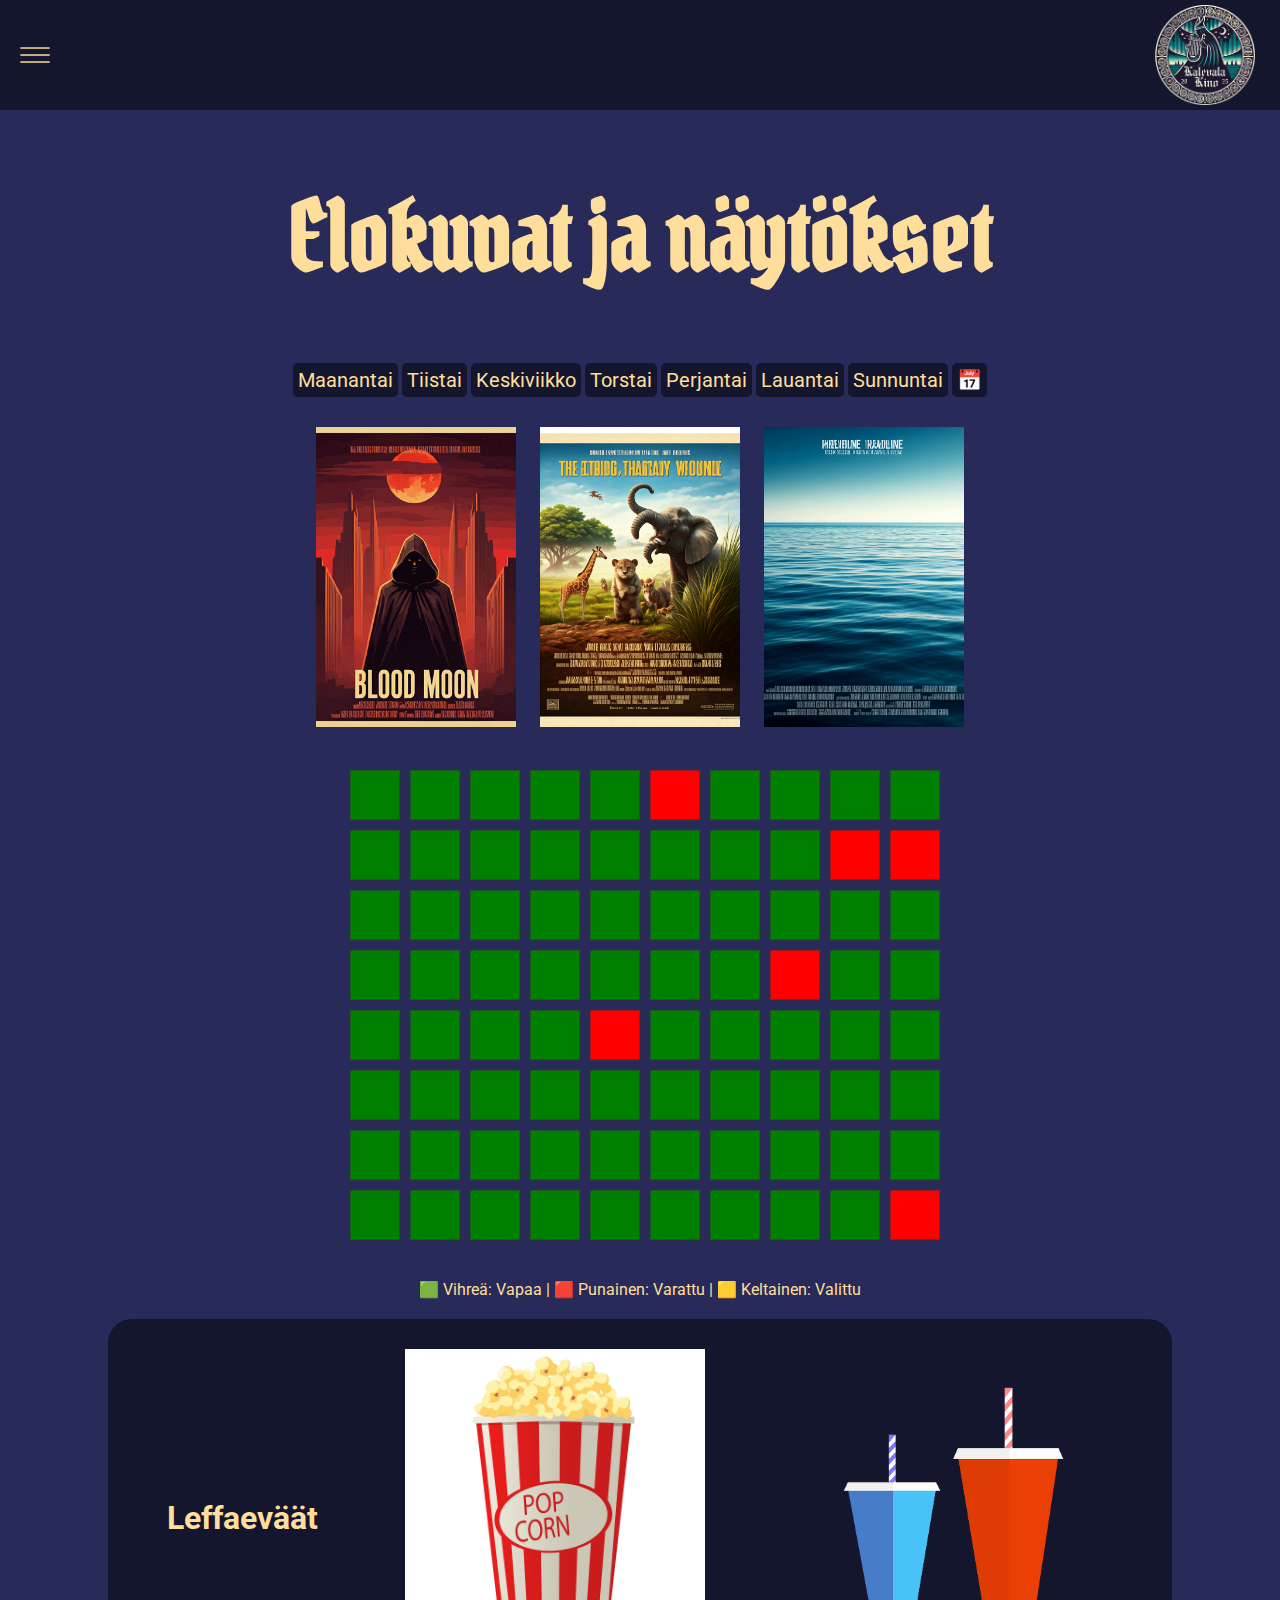
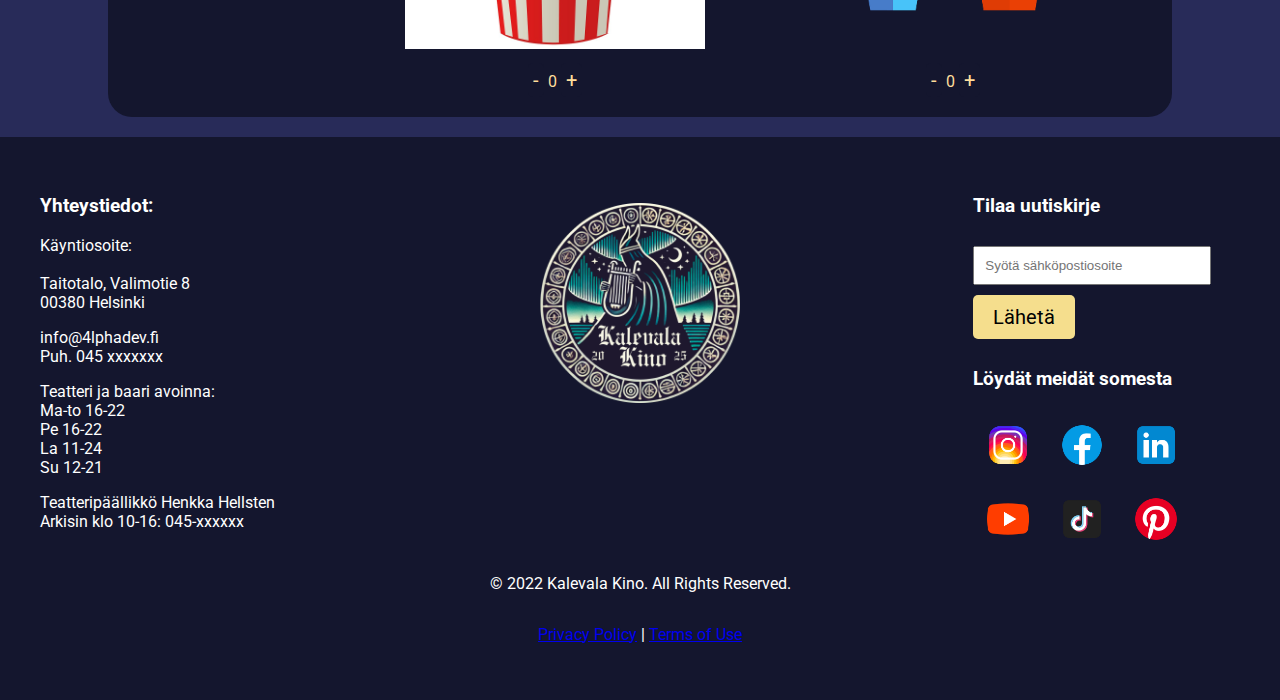
<file: pages/02-elokuvat/varaus.html>
<!DOCTYPE html>
<html lang="en">
<head>
    <meta charset="UTF-8">
    <meta name="viewport" content="width=device-width, initial-scale=1.0">
    <title>Kalevala Kino - Elokuvat</title>
    <link rel="stylesheet" href="../../resources/css/styles.css">
    <link rel="stylesheet" href="../../pages/02-elokuvat/varaus.css">
    <!--Google Fonts: Pirata One ja Roboto-->
    <link rel="preconnect" href="https://fonts.googleapis.com">
    <link rel="preconnect" href="https://fonts.gstatic.com" crossorigin>
    <link href="https://fonts.googleapis.com/css2?family=Pirata+One&family=Roboto:ital,wght@0,100;0,300;0,400;0,500;0,700;0,900;1,100;1,300;1,400;1,500;1,700&display=swap" rel="stylesheet">
    <link rel="stylesheet" href="https://cdnjs.cloudflare.com/ajax/libs/font-awesome/5.15.4/css/all.min.css">
    <!--Favicon iconi selaimeen-->
    <link rel="apple-touch-icon" sizes="180x180" href="../../resources/apple-touch-icon.png">
    <link rel="icon" type="image/png" sizes="32x32" href="../../resources/favicon-32x32.png">
    <link rel="icon" type="image/png" sizes="16x16" href="../../resources/favicon-16x16.png">
    <link rel="manifest" href="../../resources/site.webmanifest">
</head>

<body>

    <header class="main-header">

        <!--Side-navi-->
        <nav class="side-nav">
            <button class="dropbtn"><i class="menu-icon"></i></button>
            <div class="side-nav-content">
                <a href="../../pages/01-etusivu/etusivu.html">Etusivu</a>
                <a href="../../pages/02-elokuvat/varaus.html">Elokuvat</a>
                <a href="../../pages/03-elokuvawiki/elokuvawiki.html">Elokuvawiki</a>
                <a href="../../pages/04-elokuvakerho/elokuvakerho.html">Elokuvakerho</a>
                <a href="../../pages/05-tietoameista/tietoameista.html">Tietoa meistä</a>
                <a href="../../pages/06-rekisteroityminen/rekisteroityminen.html">Rekisteröidy</a>
            </div>
        </nav>

        <!--Logo ja otsikko-->
        <a href="../../index.html">
            <div class="container-logo-header">
                <i class="logo-header"></i>
            </div>
        </a>
        
        <!--Top-navi-->
        <nav class="top-nav">
          <div class="top-nav-left">
              <a href="../../pages/01-etusivu/etusivu.html" class="nav-link">Etusivu</a>
              <a href="../../pages/02-elokuvat/varaus.html" class="nav-link">Elokuvat</a>
              <a href="../../pages/03-elokuvawiki/elokuvawiki.html" class="nav-link">Elokuvawiki</a>
              <a href="../../pages/04-elokuvakerho/elokuvakerho.html" class="nav-link">Elokuvakerho</a>
              <a href="../../pages/05-tietoameista/tietoameista.html" class="nav-link">Tietoa meistä</a>
          </div>
          <div class="top-nav-right">
              <input class="nav-searchbar" type="text" id="nav-searchBar" placeholder="Haku sivulta..">                <ul id="resultsList"></ul>
              <a href="../07-kirjautuminen/kirjautuminen.html" class="nav-link">Kirjaudu</a>
              <a href="../../pages/06-rekisteroityminen/rekisteroityminen.html" class="nav-link">Rekisteröidy</a>
          </div>
      </nav>
  </header>


    <section id="sisalto">
    <div class="otsikko" id="otsikko">
        <h1>Elokuvat ja näytökset</h1>
    </div>


    <div class="sisalto2" id="sisalto2">
      <div>
        <button onclick = "changeContent('maanantai')">Maanantai</button>
        <button onclick = "changeContent('tiistai')">Tiistai</button>
        <button onclick = "changeContent('keskiviikko')">Keskiviikko</button>
        <button onclick = "changeContent('torstai')">Torstai</button>
        <button onclick = "changeContent('perjantai')">Perjantai</button>
        <button onclick = "changeContent('lauantai')">Lauantai</button>
        <button onclick = "changeContent('sunnuntai')">Sunnuntai</button>
        <button onclick = "calendar('')">📅</button>
      </div>
    </div>

    <div id="content" class="content">
          <img src="../../resources/images/movies/movie1.png" alt="../../resources/images/ErrorWarning.png">
          <img src="../../resources/images/movies/movie2.png"  alt="../../resources/images/ErrorWarning.png">
          <img src="../../resources/images/movies/movie3.png" alt="../../resources/images/ErrorWarning.png">
    </div>

    <br>
    
    <div id="canvasContainer">
      <canvas id="seatingCanvas" width="600" height="500"></canvas>
    </div>


    <div class="info">
      <p>🟩 Vihreä: Vapaa | 🟥 Punainen: Varattu | 🟨 Keltainen: Valittu</p>
    </div>


      <div class="leffaevaat" id="leffaevaat">
        <h1>Leffaeväät</h1>
        <!-- Ensimmäinen kuva ja laskuri -->
        <div class="item">
          <img src="../../resources/images/Popcorn.jpg" alt="../../resources/images/ErrorWarning.png">
          <div class="controls">
            <button onclick="updateCounter('counter1', -1)">-</button>
            <span id="counter1">0</span>
            <button onclick="updateCounter('counter1', 1)">+</button>
          </div>
        </div>
        <!-- Toinen kuva ja laskuri -->
        <div class="item">
          <img src="../../resources/images/Soda.png" alt="../../resources/images/ErrorWarning.png">
          <div class="controls">
            <button onclick="updateCounter('counter2', -1)">-</button>
            <span id="counter2">0</span>
            <button onclick="updateCounter('counter2', 1)">+</button>
          </div>
        </div>
      </div>
    </div>


    </section>

    <!--Footer-->
    <footer>
        <section class="footer-content-section">
            <div class="container">
                <div class="footer-content">
                    <!-- Yhteystiedot -->
                    <div class="footer-contact">
                        <h3>Yhteystiedot:</h3>
                        <p>Käyntiosoite:<br><br> Taitotalo, Valimotie 8<br> 00380 Helsinki</p>
                        <p>info@4lphadev.fi<br> Puh. 045 xxxxxxx</p>
                        <p>Teatteri ja baari avoinna:<br> Ma-to 16-22<br> Pe 16-22<br> La 11-24<br> Su 12-21</p>
                        <p>Teatteripäällikkö Henkka Hellsten<br> Arkisin klo 10-16: 045-xxxxxx</p>
                    </div>
                    <!-- Logo -->
                    <div class="footer-logo">
                        <img src="../../resources/images/LOGO-Kalevala-Engrave-modified.png" alt="Kalevala Kino logo" width="75%" height="75%">
                    </div>
                    <!-- Uutiskirje ja some -->
                    <div class="footer-news-social">
                        <h3>Tilaa uutiskirje</h3>
                        <input type="email" placeholder="Syötä sähköpostiosoite">
                        <button>Lähetä</button>

                        <h3>Löydät meidät somesta</h3>
                        <div class="social-icons">
                            <a href="#"><img src="../../resources/images/instagram.png" alt="Instagram"></a>
                            <a href="#"><img src="../../resources/images/facebook.png" alt="Facebook"></a>
                            <a href="#"><img src="../../resources/images/linkedin.png" alt="LinkedIn"></a>
                            <a href="#"><img src="../../resources/images/youtube.png" alt="YouTube"></a>
                            <a href="#"><img src="../../resources/images/tiktok.png" alt="TikTok"></a>
                            <a href="#"><img src="../../resources/images/pinterest.png" alt="Pinterest"></a>
                        </div>
                    </div>
                </div>
            </div>
            <div class="copyright">
                <p>© 2022 Kalevala Kino. All Rights Reserved.</p>
                <p><a href="#">Privacy Policy</a> | <a href="#">Terms of Use</a></p>
                </div>
        </section>
    </footer>



    <!--JavaScript    heitä vielä javascripti tästä alta yhteiseen javascriptiin-->

    <script>

      // Funktio päivittää laskurin arvon
      function updateCounter(counterId, value) {
      const counter = document.getElementById(counterId);
      let currentValue = parseInt(counter.textContent, 10);
      currentValue += value; // Lisää tai vähennä arvoa
      if (currentValue < 0) currentValue = 0; // Estetään negatiiviset arvot
      counter.textContent = currentValue; // Päivitetään laskurin arvo
    }
        // Funktio vaihtaa päivän sisällön
        function changeContent(day) {
            let contentDiv = document.getElementById("content");
            
            // Tyhjää alku
            contentDiv.innerHTML = '';

            // Vaihda sisältö
            switch(day) {
                case 'maanantai':
                    contentDiv.innerHTML = `
                    <img src="../../resources/images/movies/movie1.png "alt="../../resources/images/ErrorWarning.png" width="15%">
                    <img src="../../resources/images/movies/movie2.png "alt="../../resources/images/ErrorWarning.png">
                    <img src="../../resources/images/movies/movie3.png "alt="../../resources/images/ErrorWarning.png">
                    `;
                    break;
                case 'tiistai':
                    contentDiv.innerHTML = `
                    <img src="../../resources/images/movies/movie4.png "alt="../../resources/images/ErrorWarning.png">
                    <img src="../../resources/images/movies/movie5.png "alt="../../resources/images/ErrorWarning.png">
                    <img src="../../resources/images/movies/movie6.png "alt="../../resources/images/ErrorWarning.png">
                    `;
                    break;
                case 'keskiviikko': 
                    contentDiv.innerHTML = `
                    <img src="../../resources/images/movies/movie3.png "alt="../../resources/images/ErrorWarning.png">
                    <img src="../../resources/images/movies/movie2.png "alt="../../resources/images/ErrorWarning.png">
                    <img src="../../resources/images/movies/movie1.png "alt="../../resources/images/ErrorWarning.png">
                    `;
                    break;
                case 'torstai':
                    contentDiv.innerHTML = `
                    <img src="../../resources/images/movies/movie6.png "alt="../../resources/images/ErrorWarning.png">
                    <img src="../../resources/images/movies/movie4.png "alt="../../resources/images/ErrorWarning.png">
                    <img src="../../resources/images/movies/movie5.png "alt="../../resources/images/ErrorWarning.png">
                    `;
                    break;
                case 'perjantai':
                    contentDiv.innerHTML = `
                    <img src="../../resources/images/movies/movie5.png "alt="../../resources/images/ErrorWarning.png">
                    <img src="../../resources/images/movies/movie6.png "alt="../../resources/images/ErrorWarning.png">
                    <img src="../../resources/images/movies/movie4.png "alt="../../resources/images/ErrorWarning.png">
                    `;
                    break;
                case 'lauantai':
                    contentDiv.innerHTML = `
                    <img src="../../resources/images/movies/movie4.png "alt="../../resources/images/ErrorWarning.png">
                    <img src="../../resources/images/movies/movie5.png "alt="../../resources/images/ErrorWarning.png">
                    <img src="../../resources/images/movies/movie6.png "alt="../../resources/images/ErrorWarning.png">
                    `;
                    break;
                case 'sunnuntai':
                  contentDiv.innerHTML = `
                    <img src="../../resources/images/movies/movie3.png "alt="../../resources/images/ErrorWarning.png">
                    <img src="../../resources/images/movies/movie1.png "alt="../../resources/images/ErrorWarning.png">
                    <img src="../../resources/images/movies/movie2.png "alt="../../resources/images/ErrorWarning.png">
                    `;
                    break;
                default:
                    contentDiv.innerHTML = '';
            }
        }


  const canvas = document.getElementById("seatingCanvas");
  const ctx = canvas.getContext("2d");

  const rows = 8; // Istuimien rivien lukumäärä
  const cols = 10; // Istuimien sarakkeiden lukumäärä
  const seatWidth = 50; // Yksittäisen istuimen leveys pikseleinä
  const seatHeight = 50; // Yksittäisen istuimen korkeus pikseleinä
  const padding = 10; // Istuinten välinen etäisyys pikseleinä

  // Alustetaan istuimet (false = vapaa, true = varattu)
  const seats = Array.from({ length: rows }, () => Array(cols).fill(false));

  // Kiinteiden punaisten istuinten koordinaatit
  const fixedSeats = [
    [0, 5], [4, 4], [7, 9], [3, 7], [1, 9], [1, 8] // Esimerkkikoordinaatit kiinteille punaisille istuimille
  ];

  // Funktio tarkistaa, onko istuin kiinteä punainen
  function isFixed(row, col) {
    return fixedSeats.some(([r, c]) => r === row && c === col);
  }

  // Piirtää istuinkartan
  function drawSeats() {
    ctx.clearRect(0, 0, canvas.width, canvas.height); // Tyhjentää kanvaasin ennen uudelleenpiirtoa

    for (let row = 0; row < rows; row++) {
      for (let col = 0; col < cols; col++) {
        const x = col * (seatWidth + padding) + padding; // Lasketaan istuimen x-koordinaatti
        const y = row * (seatHeight + padding) + padding; // Lasketaan istuimen y-koordinaatti

        // Valitaan istuimen väri sen tilan ja kiinteyden perusteella
        if (isFixed(row, col)) {
          ctx.fillStyle = "red"; // Kiinteät istuimet ovat aina punaisia
        } else {
          ctx.fillStyle = seats[row][col] ? "yellow" : "green"; // Varattu = keltainen, vapaa = vihreä
        }

        // Piirretään istuimen suorakulmio
        ctx.fillRect(x, y, seatWidth, seatHeight);
        ctx.strokeStyle = "#333"; // Istuimen reunuksen väri
        ctx.strokeRect(x, y, seatWidth, seatHeight); // Piirretään reunus
      }
    }
  }

  // Käsittelee kanvaasiin kohdistuvat klikkaukset istuimen tilan muuttamiseksi
  canvas.addEventListener("click", function (event) {
    const x = event.offsetX; // Klikkauksen x-koordinaatti
    const y = event.offsetY; // Klikkauksen y-koordinaatti

    // Lasketaan klikkauksen perusteella, mihin istuimeen osuttiin
    const col = Math.floor(x / (seatWidth + padding));
    const row = Math.floor(y / (seatHeight + padding));

    // Tarkistetaan, että klikkaus osuu istuinkartan sisään
    if (row >= 0 && row < rows && col >= 0 && col < cols) {
      // Muutetaan istuimen tilaa vain, jos se ei ole kiinteä punainen
      if (!isFixed(row, col)) {
        seats[row][col] = !seats[row][col]; // Vaihdetaan istuimen tila
      }

      drawSeats(); // Piirretään istuimet uudelleen päivitetyn tilan mukaan
    }
  });

  // Piirtää istuimet ensimmäistä kertaa
  drawSeats();
</script>

<!--Otetaan yhteinen javascript käyttöön-->
<script src="../../resources/javascript/javascript-shared.js" defer></script>

</body>
</html>
</file>
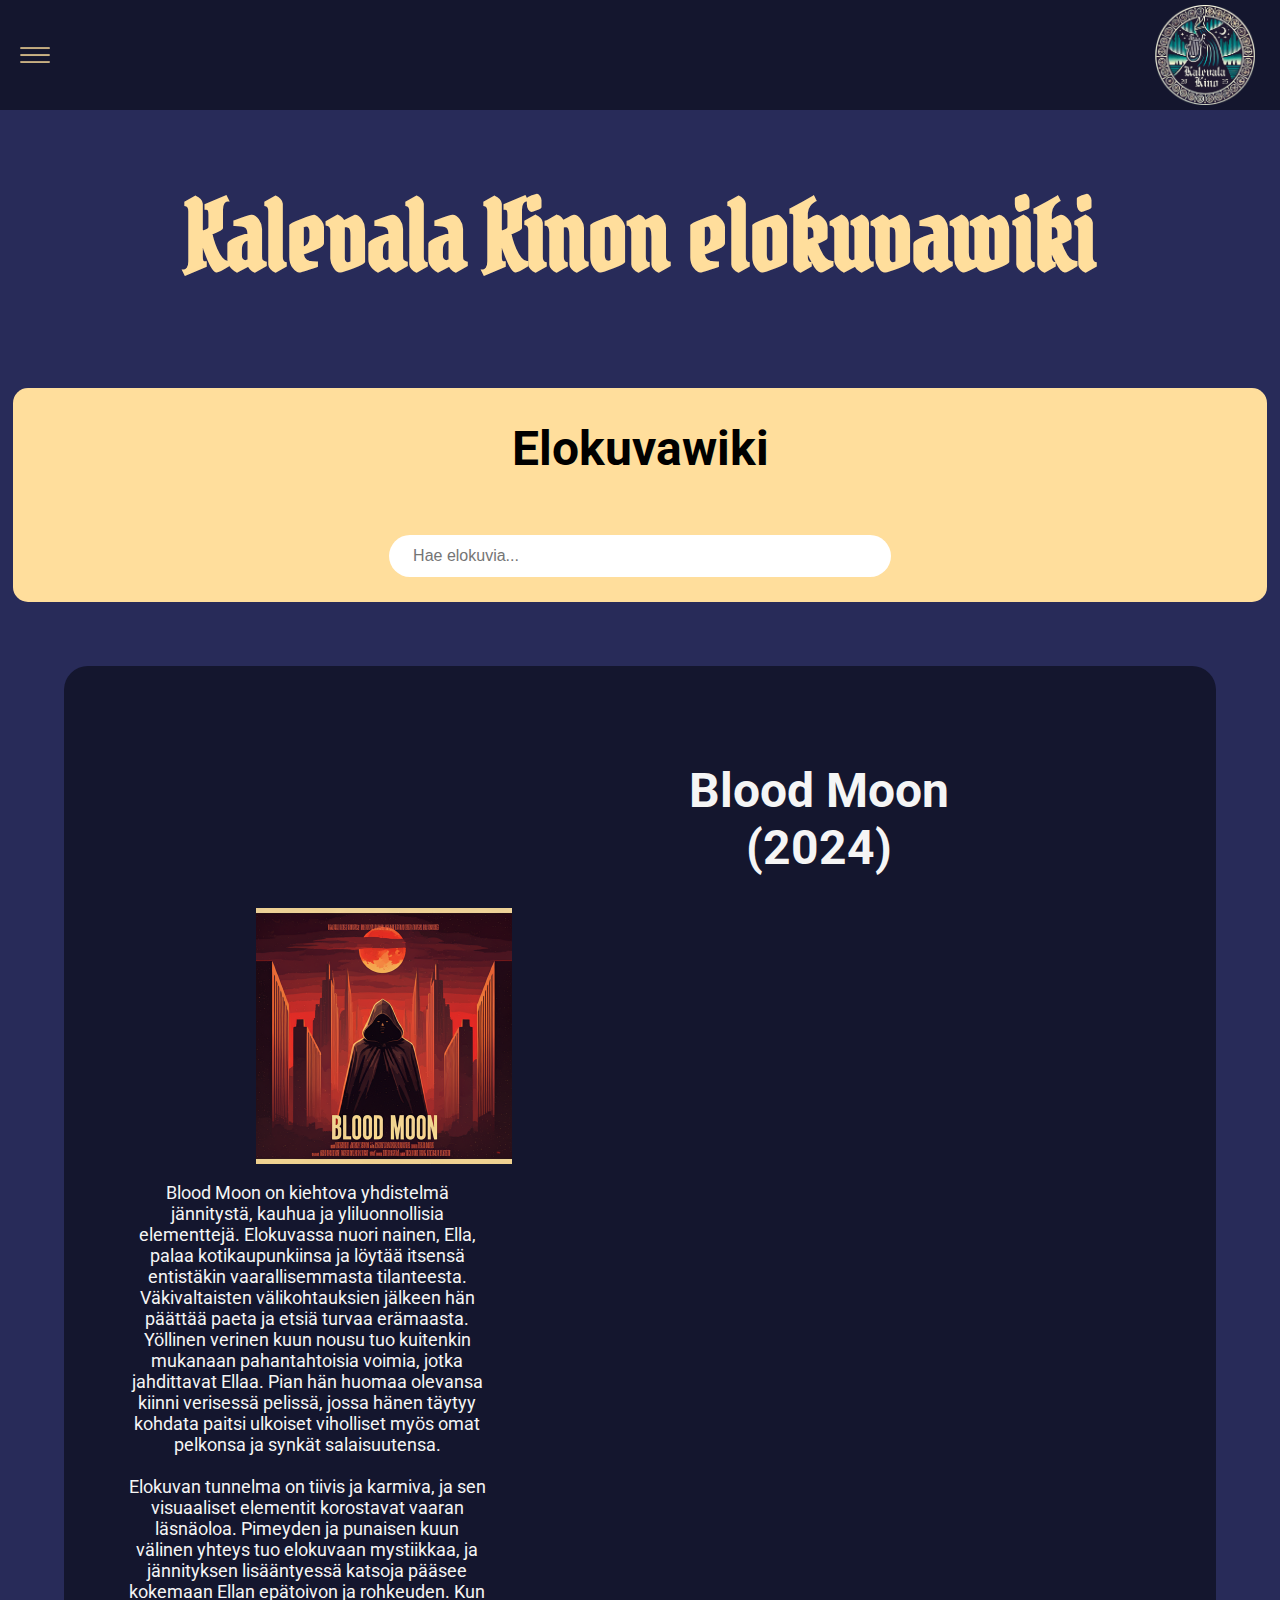
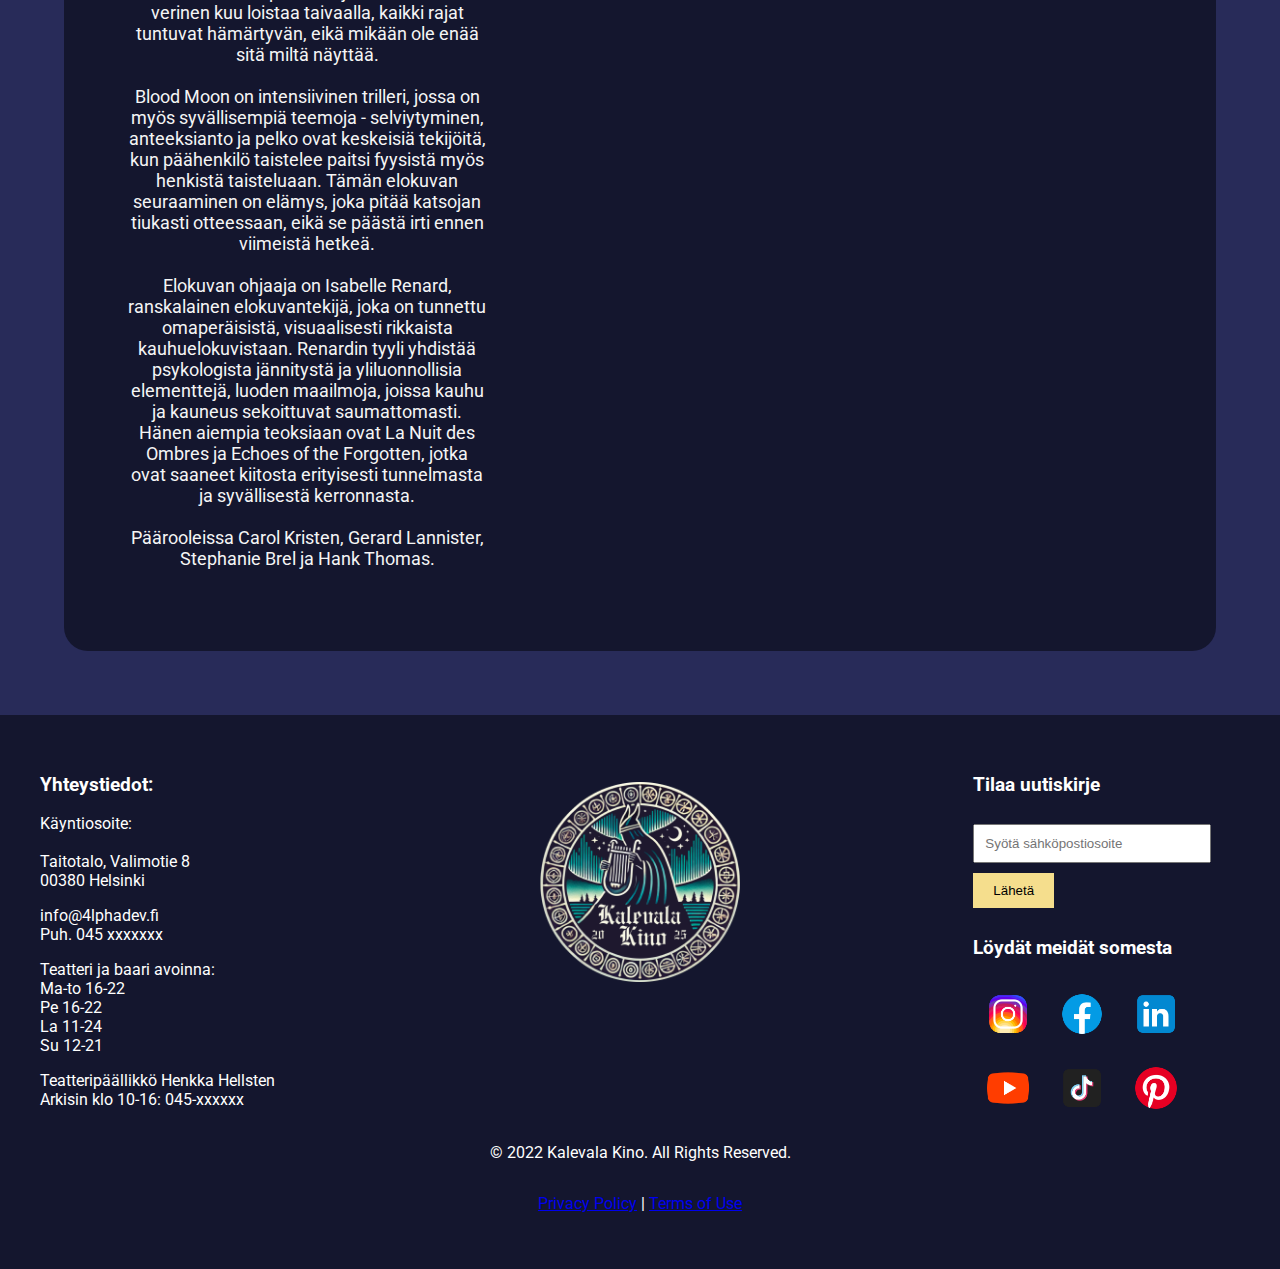
<file: pages/03-elokuvawiki/elokuvawiki.html>
<!DOCTYPE html>
<html lang="en">
<head>
    <meta charset="UTF-8">
    <meta name="viewport" content="width=device-width, initial-scale=1.0">
    <title>Kalevala Kino - Elokuvawiki</title>
    <link rel="stylesheet" href="../../resources/css/styles.css">
    <link rel="stylesheet" href="local-css/elokuvawiki.css">
    <!--Google Fonts: Pirata One ja Roboto-->
    <link rel="preconnect" href="https://fonts.googleapis.com">
    <link rel="preconnect" href="https://fonts.gstatic.com" crossorigin>
    <link href="https://fonts.googleapis.com/css2?family=Pirata+One&family=Roboto:ital,wght@0,100;0,300;0,400;0,500;0,700;0,900;1,100;1,300;1,400;1,500;1,700;1,900&display=swap" rel="stylesheet">
    <link rel="stylesheet" href="https://cdnjs.cloudflare.com/ajax/libs/font-awesome/5.15.4/css/all.min.css">
    <!--Favicon iconi selaimeen-->
    <link rel="apple-touch-icon" sizes="180x180" href="../../resources/apple-touch-icon.png">
    <link rel="icon" type="image/png" sizes="32x32" href="../../resources/favicon-32x32.png">
    <link rel="icon" type="image/png" sizes="16x16" href="../../resources/favicon-16x16.png">
    <link rel="manifest" href="../../resources/site.webmanifest">      

</head>

<body>
    
    <header class="main-header">

<!--Side-navi-->
        <nav class="side-nav">
            <button class="dropbtn"><i class="menu-icon"></i></button>
            <div class="side-nav-content">
                <a href="../01-etusivu/etusivu.html">Etusivu</a>
                <a href="../02-elokuvat/varaus.html">Elokuvat</a>
                <a href="elokuvawiki.html">Elokuvawiki</a>
                <a href="../04-elokuvakerho/elokuvakerho.html">Elokuvakerho</a>
                <a href="../05-tietoameista/tietoameista.html">Tietoa meistä</a>
                <a href="../06-rekisteroityminen/rekisteroityminen.html">Rekisteröidy</a>
            </div>
        </nav>

<!--Headerin logo-->
            <a href="../../index.html">
                <div class="container-logo-header">
                    <i class="logo-header"></i>
                </div>
            </a>
        
<!--Top-navi-->
        <nav class="top-nav">
            <div class="top-nav-left">
                <a href="../01-etusivu/etusivu.html" class="nav-link">Etusivu</a>
                <a href="../02-elokuvat/varaus.html" class="nav-link">Elokuvat</a>
                <a href="elokuvawiki.html" class="nav-link">Elokuvawiki</a>
                <a href="../04-elokuvakerho/elokuvakerho.html" class="nav-link">Elokuvakerho</a>
                <a href="../05-tietoameista/tietoameista.html" class="nav-link">Tietoa meistä</a>
            </div>
            <div class="top-nav-right">
                <input class="nav-searchbar" type="text" id="nav-searchBar" placeholder="Haku sivulta..">                <ul id="resultsList"></ul>
                <a href="../06-rekisteroityminen/rekisteroityminen.html" class="nav-link">Rekisteröidy</a>
            </div>
        </nav>
    </header>

<!--Sisältö-->
    <section id="content">
        <div class="elokuvawiki-title">
            <h1>Kalevala Kinon elokuvawiki</h1>
        </div>
        <div class="movie-searchbar-container" id="movie-searchbar-container">
            <div class="movie-searchbar-title">
                <h1>Elokuvawiki</h1>
            </div>
            <div class="movie-searchbar">
                <input
                    id="movie-search"
                    type="search"
                    placeholder="Hae elokuvia..."
                    list="search-suggestions"
                    autocomplete="off"
                />

                <datalist id="search-suggestions">
                    <option value="Movie 1">
                    <option value="Movie 2">
                    <option value="Movie 3">
                    <option value="Movie 4">
                    <option value="Movie 5">
                    <option value="Movie 6">
                </datalist>
            </div>
        </div>

        <div class="search-result-container">
            <div class="search-result-title" id="search-result-title">
            <h1>Blood Moon (2024)</h1>
            </div>
            <div class="search-result">
            <img src="../../resources/images/movies/movie1.png" alt="movie1" class="search-result-image">
            <p class="search-result-text">Blood Moon on kiehtova yhdistelmä jännitystä, kauhua ja yliluonnollisia elementtejä. Elokuvassa nuori nainen, Ella, palaa kotikaupunkiinsa ja löytää itsensä entistäkin vaarallisemmasta tilanteesta. Väkivaltaisten välikohtauksien jälkeen hän päättää paeta ja etsiä turvaa erämaasta. Yöllinen verinen kuun nousu tuo kuitenkin mukanaan pahantahtoisia voimia, jotka jahdittavat Ellaa. Pian hän huomaa olevansa kiinni verisessä pelissä, jossa hänen täytyy kohdata paitsi ulkoiset viholliset myös omat pelkonsa ja synkät salaisuutensa.
            <br><br>
            Elokuvan tunnelma on tiivis ja karmiva, ja sen visuaaliset elementit korostavat vaaran läsnäoloa. Pimeyden ja punaisen kuun välinen yhteys tuo elokuvaan mystiikkaa, ja jännityksen lisääntyessä katsoja pääsee kokemaan Ellan epätoivon ja rohkeuden. Kun verinen kuu loistaa taivaalla, kaikki rajat tuntuvat hämärtyvän, eikä mikään ole enää sitä miltä näyttää.
            <br><br>
            Blood Moon on intensiivinen trilleri, jossa on myös syvällisempiä teemoja - selviytyminen, anteeksianto ja pelko ovat keskeisiä tekijöitä, kun päähenkilö taistelee paitsi fyysistä myös henkistä taisteluaan. Tämän elokuvan seuraaminen on elämys, joka pitää katsojan tiukasti otteessaan, eikä se päästä irti ennen viimeistä hetkeä.
            <br><br>
            Elokuvan ohjaaja on Isabelle Renard, ranskalainen elokuvantekijä, joka on tunnettu omaperäisistä, visuaalisesti rikkaista kauhuelokuvistaan. Renardin tyyli yhdistää psykologista jännitystä ja yliluonnollisia elementtejä, luoden maailmoja, joissa kauhu ja kauneus sekoittuvat saumattomasti. Hänen aiempia teoksiaan ovat La Nuit des Ombres ja Echoes of the Forgotten, jotka ovat saaneet kiitosta erityisesti tunnelmasta ja syvällisestä kerronnasta.
            <br><br>
            Päärooleissa Carol Kristen, Gerard Lannister, Stephanie Brel ja Hank Thomas.
            </p>
            </div>
        </div>
                        
    </section>

<!--Footer-->
    <footer>
        <section class="footer-content-section">
            <div class="container">
                <div class="footer-content">
                    <!-- Yhteystiedot -->
                    <div class="footer-contact">
                        <h3>Yhteystiedot:</h3>
                        <p>Käyntiosoite:<br><br> Taitotalo, Valimotie 8<br> 00380 Helsinki</p>
                        <p>info@4lphadev.fi<br> Puh. 045 xxxxxxx</p>
                        <p>Teatteri ja baari avoinna:<br> Ma-to 16-22<br> Pe 16-22<br> La 11-24<br> Su 12-21</p>
                        <p>Teatteripäällikkö Henkka Hellsten<br> Arkisin klo 10-16: 045-xxxxxx</p>
                    </div>
                    <!-- Logo -->
                    <div class="footer-logo">
                        <img src="../../resources/images/LOGO-Kalevala-Engrave-modified.png" alt="Kalevala Kino logo" width="75%" height="75%">
                    </div>
                    <!-- Uutiskirje ja some -->
                    <div class="footer-news-social">
                        <h3>Tilaa uutiskirje</h3>
                        <input type="email" placeholder="Syötä sähköpostiosoite">
                        <button>Lähetä</button>

                        <h3>Löydät meidät somesta</h3>
                        <div class="social-icons">
                            <a href="#"><img src="../../resources/images/instagram.png" alt="Instagram"></a>
                            <a href="#"><img src="../../resources/images/facebook.png" alt="Facebook"></a>
                            <a href="#"><img src="../../resources/images/linkedin.png" alt="LinkedIn"></a>
                            <a href="#"><img src="../../resources/images/youtube.png" alt="YouTube"></a>
                            <a href="#"><img src="../../resources/images/tiktok.png" alt="TikTok"></a>
                            <a href="#"><img src="../../resources/images/pinterest.png" alt="Pinterest"></a>
                        </div>
                    </div>
                </div>
            </div>
            <div class="copyright">
            <p>© 2022 Kalevala Kino. All Rights Reserved.</p>
            <p><a href="#">Privacy Policy</a> | <a href="#">Terms of Use</a></p>
            </div>
        </section>
    </footer>

<!--JavaScript-->
    <script src="../../resources/javascript/javascript-shared.js"></script>

</body>
</html>
</file>
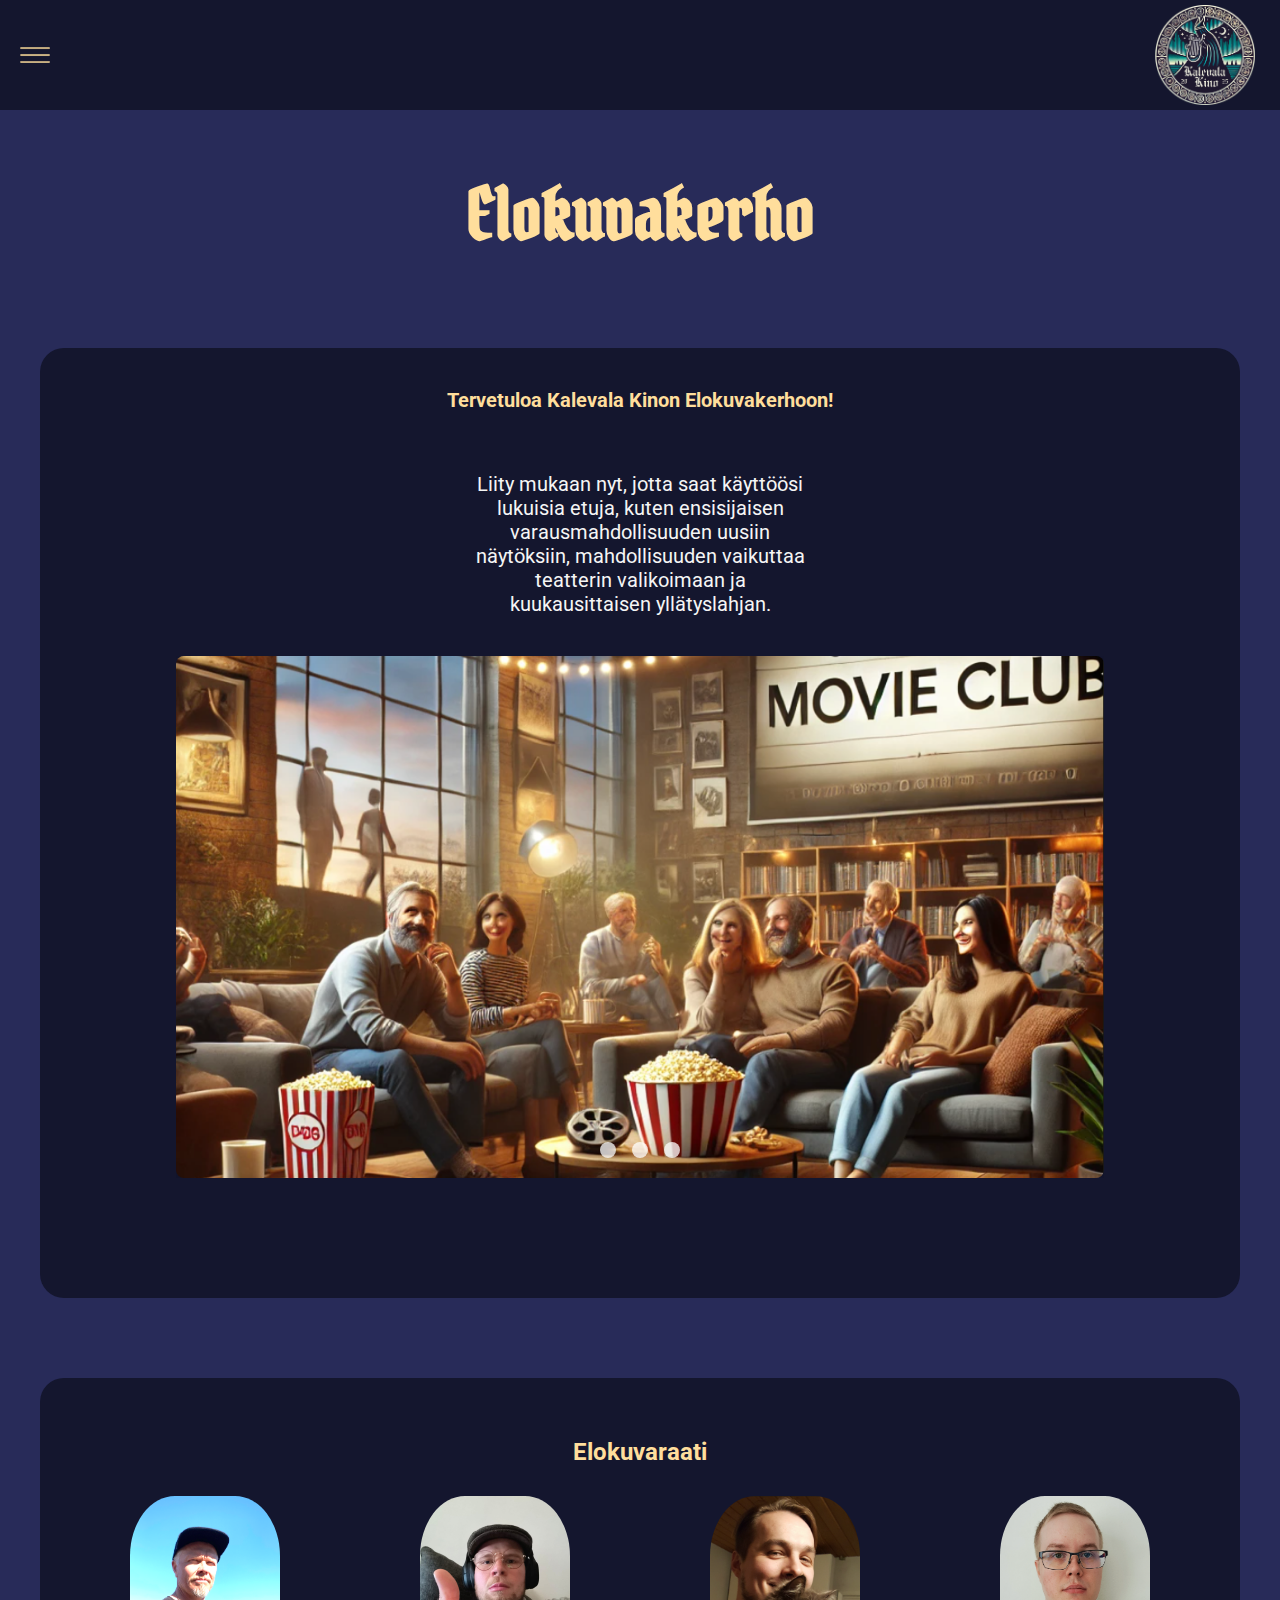
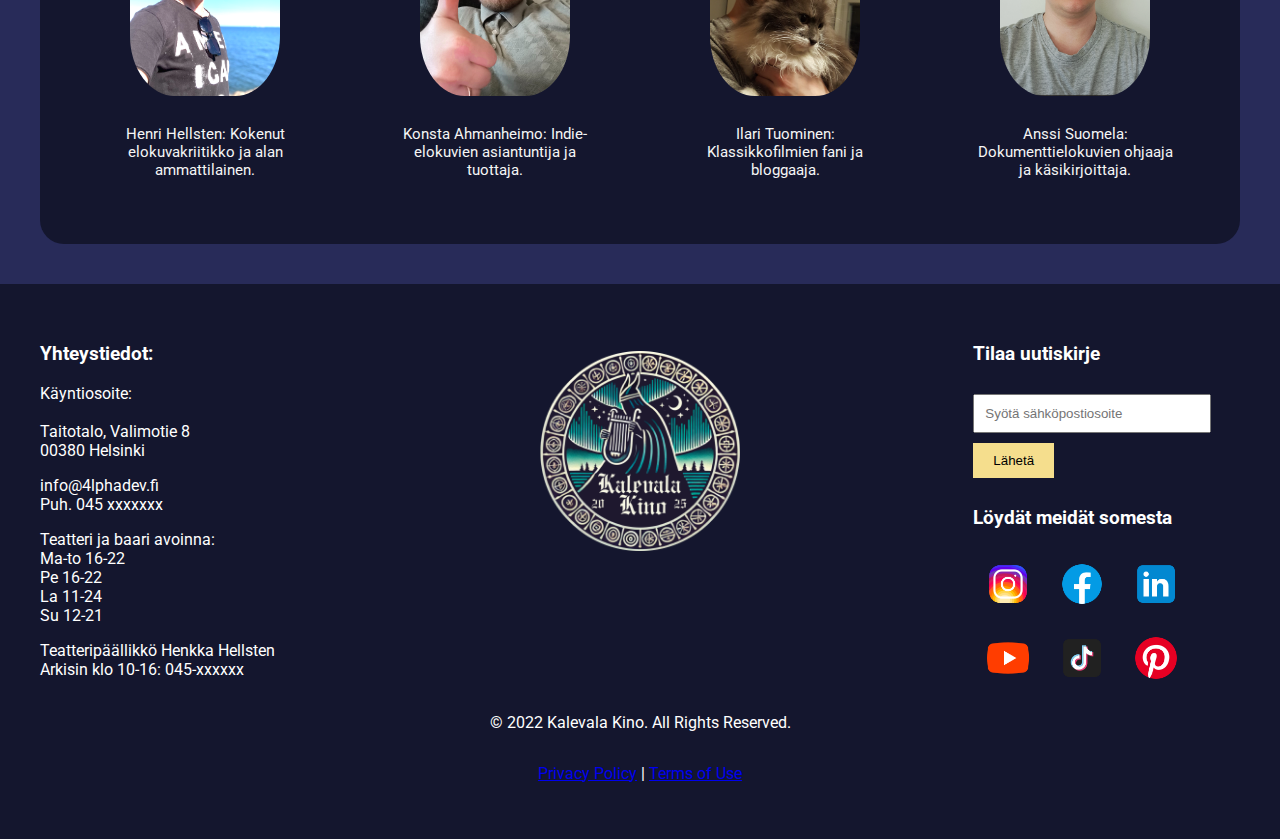
<file: pages/04-elokuvakerho/elokuvakerho.html>
<!DOCTYPE html>
<html lang="fi">
<head>
    <meta charset="UTF-8">
    <meta name="viewport" content="width=device-width, initial-scale=1.0">
    <title>Elokuvakerho</title>
    <link rel="stylesheet" href="../../pages/04-elokuvakerho/elokuvakerho.css">
    <link rel="stylesheet" href="../../resources/css/styles.css">
     <!--Google Fonts: Pirata One ja Roboto-->
     <link rel="preconnect" href="https://fonts.googleapis.com">
     <link rel="preconnect" href="https://fonts.gstatic.com" crossorigin>
     <link href="https://fonts.googleapis.com/css2?family=Pirata+One&family=Roboto:ital,wght@0,100;0,300;0,400;0,500;0,700;0,900;1,100;1,300;1,400;1,500;1,700&display=swap" rel="stylesheet">
     <link rel="stylesheet" href="https://cdnjs.cloudflare.com/ajax/libs/font-awesome/5.15.4/css/all.min.css">
    <!--Favicon iconi selaimeen-->
    <link rel="apple-touch-icon" sizes="180x180" href="../../resources/apple-touch-icon.png">
    <link rel="icon" type="image/png" sizes="32x32" href="../../resources/favicon-32x32.png">
    <link rel="icon" type="image/png" sizes="16x16" href="../../resources/favicon-16x16.png">
    <link rel="manifest" href="../../resources/site.webmanifest">      

</head>
<body>
    
    <header class="main-header">

        <!--Side-navi-->
                <nav class="side-nav">
                    <button class="dropbtn"><i class="menu-icon"></i></button>
                    <div class="side-nav-content">
                        <a href="../../pages/01-etusivu/etusivu.html">Etusivu</a>
                        <a href="../../pages/02-elokuvat/varaus.html">Elokuvat</a>
                        <a href="../../pages/03-elokuvawiki/elokuvawiki.html">Elokuvawiki</a>
                        <a href="../../pages/04-elokuvakerho/elokuvakerho.html">Elokuvakerho</a>
                        <a href="../../pages/05-tietoameista/tietoameista.html">Tietoa meistä</a>
                        <a href="../../pages/06-rekisteroityminen/rekisteroityminen.html">Rekisteröidy</a>
                    </div>
                </nav>
        
        <!--Logo ja otsikko-->
                    <a href="../../index.html">
                        <div class="container-logo-header">
                            <i class="logo-header"></i>
                        </div>
                    </a>
                
        <!--Top-navi-->
        <nav class="top-nav">
            <div class="top-nav-left">
                <a href="../../pages/01-etusivu/etusivu.html" class="nav-link">Etusivu</a>
                <a href="../../pages/02-elokuvat/varaus.html" class="nav-link">Elokuvat</a>
                <a href="../../pages/03-elokuvawiki/elokuvawiki.html" class="nav-link">Elokuvawiki</a>
                <a href="../../pages/04-elokuvakerho/elokuvakerho.html" class="nav-link">Elokuvakerho</a>
                <a href="../../pages/05-tietoameista/tietoameista.html" class="nav-link">Tietoa meistä</a>
            </div>
            <div class="top-nav-right">
                <input class="nav-searchbar" type="text" id="nav-searchBar" placeholder="Haku sivulta..">                <ul id="resultsList"></ul>
                <a href="../../pages/06-rekisteroityminen/rekisteroityminen.html" class="nav-link">Rekisteröidy</a>
            </div>
        </nav>
    </header>

    
    <div class="otsikko" id="otsikko">
        <h1>Elokuvakerho</h1>
    </div>
        
        <div class="kerho-container">
            <div class="esittely-otsikko">
                <p>Tervetuloa Kalevala Kinon Elokuvakerhoon!</p>
            </div>
            <div class="esittely">
        <p>
            Liity mukaan nyt, jotta saat käyttöösi
            lukuisia etuja, kuten ensisijaisen varausmahdollisuuden uusiin näytöksiin, 
            mahdollisuuden vaikuttaa teatterin valikoimaan ja kuukausittaisen yllätyslahjan.
        </p>
    </div>
      

  
    <div class="slider-wrapper">
        <div class="slider">
            <img id="slide-1" src="../../resources/images/kerho1.png" alt="kerho1">
            <img id="slide-2" src="../../resources/images/kerho2.png" alt="kerho2">
            <img id="slide-3" src="../../resources/images/LOGO-Kalevala-Engrave.png" alt="logo1"> 
    
            
        

            <div class="slider-nav">
                <a href="#slide-1"></a>
                <a href="#slide-2"></a>
                <a href="#slide-3"></a>
            
            </div>
            </div>
        </div>
    </div>


    


      <!-- Elokuvaraati-osio alkaa tästä -->
    <section class="elokuvaraati">
        <h2>Elokuvaraati</h2>
        <div class="raati-container" id="elokuvaraati">
            <div class="raati-jasen">
                <img src="../../resources/images/henkka.png" alt="Jäsen 1">
                <p>Henri Hellsten: Kokenut elokuvakriitikko ja alan ammattilainen.</p>
            </div>
            <div class="raati-jasen">
                <img src="../../resources/images/konsta.jpg" alt="Jäsen 2">
                <p>Konsta Ahmanheimo: Indie-elokuvien asiantuntija ja tuottaja.</p>
            </div>
            <div class="raati-jasen">
                <img src="../../resources/images/Ilari.png" alt="Jäsen 3">
                <p>Ilari Tuominen: Klassikkofilmien fani ja bloggaaja.</p>
            </div>
            <div class="raati-jasen">
                <img src="../../resources/images/anssi.png" alt="Jäsen 4">
                <p>Anssi Suomela: Dokumenttielokuvien ohjaaja ja käsikirjoittaja.</p>
            </div>
        </div>
    </section>


    <!--Footer-->
    <footer>
        <section class="footer-content-section">
            <div class="container">
                <div class="footer-content">
                    <!-- Yhteystiedot -->
                    <div class="footer-contact">
                        <h3>Yhteystiedot:</h3>
                        <p>Käyntiosoite:<br><br> Taitotalo, Valimotie 8<br> 00380 Helsinki</p>
                        <p>info@4lphadev.fi<br> Puh. 045 xxxxxxx</p>
                        <p>Teatteri ja baari avoinna:<br> Ma-to 16-22<br> Pe 16-22<br> La 11-24<br> Su 12-21</p>
                        <p>Teatteripäällikkö Henkka Hellsten<br> Arkisin klo 10-16: 045-xxxxxx</p>
                    </div>
                    <!-- Logo -->
                    <div class="footer-logo">
                        <img src="../../resources/images/LOGO-Kalevala-Engrave-modified.png" alt="Kalevala Kino logo" width="75%" height="75%">
                    </div>
                    <!-- Uutiskirje ja some -->
                    <div class="footer-news-social">
                        <h3>Tilaa uutiskirje</h3>
                        <input type="email" placeholder="Syötä sähköpostiosoite">
                        <button>Lähetä</button>

                        <h3>Löydät meidät somesta</h3>
                        <div class="social-icons">
                            <a href="#"><img src="../../resources/images/instagram.png" alt="Instagram"></a>
                            <a href="#"><img src="../../resources/images/facebook.png" alt="Facebook"></a>
                            <a href="#"><img src="../../resources/images/linkedin.png" alt="LinkedIn"></a>
                            <a href="#"><img src="../../resources/images/youtube.png" alt="YouTube"></a>
                            <a href="#"><img src="../../resources/images/tiktok.png" alt="TikTok"></a>
                            <a href="#"><img src="../../resources/images/pinterest.png" alt="Pinterest"></a>
                        </div>
                    </div>
                </div>
            </div>
            <div class="copyright">
                <p>© 2022 Kalevala Kino. All Rights Reserved.</p>
                <p><a href="#">Privacy Policy</a> | <a href="#">Terms of Use</a></p>
                </div>
        </section>
    </footer>
    
<!--Otetaan yhteinen javascript käyttöön-->
<script src="../../resources/javascript/javascript-shared.js" defer></script>

</body>
</html>
</file>
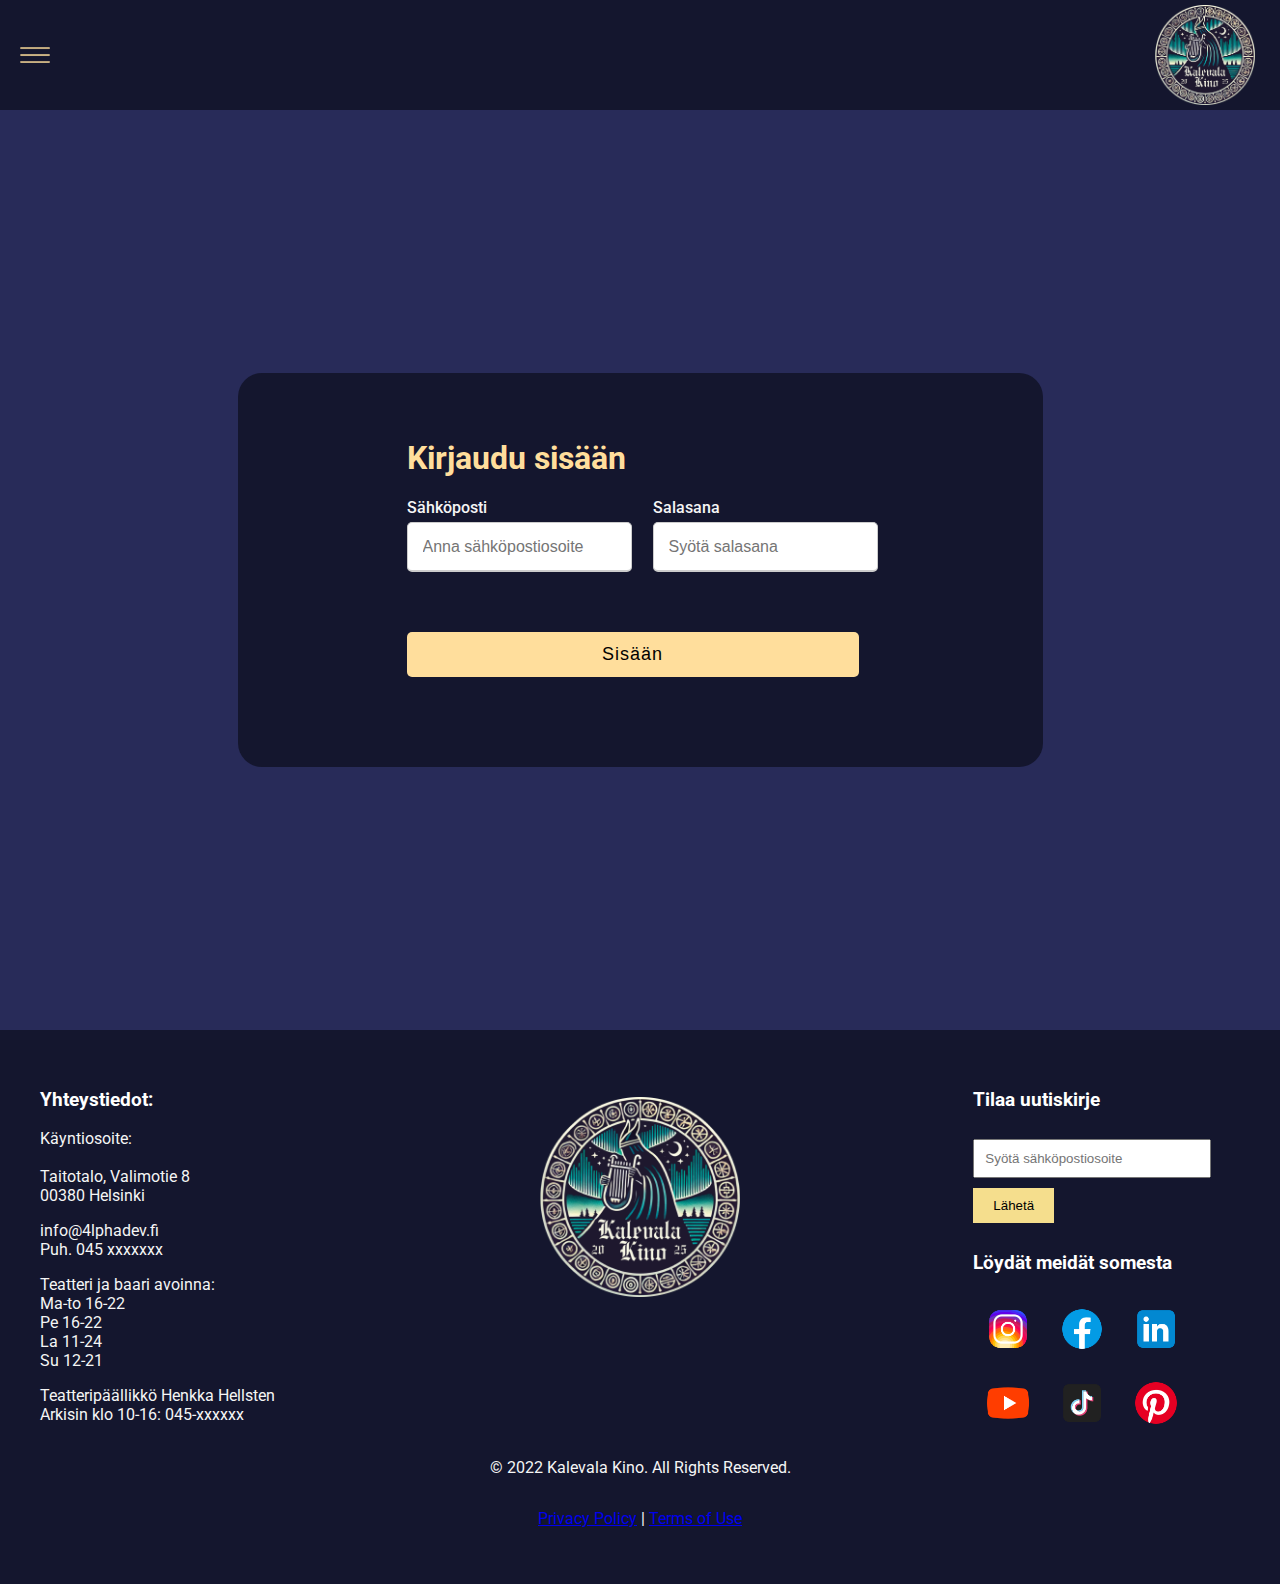
<file: pages/07-kirjautuminen/kirjautuminen.html>
<!DOCTYPE html>
<html lang="fi">
<head>
    <meta charset="UTF-8">
    <meta name="viewport" content="width=device-width, initial-scale=1.0">
    <title>Kirjaudu sisään</title>
    <link rel="stylesheet" href="../../pages/07-kirjautuminen/kirjautuminen.css">
    <link rel="stylesheet" href="../../resources/css/styles.css">
     <!--Google Fonts: Pirata One ja Roboto-->
     <link rel="preconnect" href="https://fonts.googleapis.com">
     <link rel="preconnect" href="https://fonts.gstatic.com" crossorigin>
     <link href="https://fonts.googleapis.com/css2?family=Pirata+One&family=Roboto:ital,wght@0,100;0,300;0,400;0,500;0,700;0,900;1,100;1,300;1,400;1,500;1,700&display=swap" rel="stylesheet">
     <link rel="stylesheet" href="https://cdnjs.cloudflare.com/ajax/libs/font-awesome/5.15.4/css/all.min.css">
    <!--Favicon iconi selaimeen-->
    <link rel="apple-touch-icon" sizes="180x180" href="../../resources/apple-touch-icon.png">
    <link rel="icon" type="image/png" sizes="32x32" href="../../resources/favicon-32x32.png">
    <link rel="icon" type="image/png" sizes="16x16" href="../../resources/favicon-16x16.png">
    <link rel="manifest" href="../../resources/site.webmanifest">      

</head>
<body>

  <header class="main-header">

    <!--Side-navi-->
            <nav class="side-nav">
                <button class="dropbtn"><i class="menu-icon"></i></button>
                <div class="side-nav-content">
                    <a href="../../pages/01-etusivu/etusivu.html">Etusivu</a>
                    <a href="../../pages/02-elokuvat/varaus.html">Elokuvat</a>
                    <a href="../../pages/03-elokuvawiki/elokuvawiki.html">Elokuvawiki</a>
                    <a href="../../pages/04-elokuvakerho/elokuvakerho.html">Elokuvakerho</a>
                    <a href="../../pages/05-tietoameista/tietoameista.html">Tietoa meistä</a>
                    <a href="../../pages/06-rekisteroityminen/rekisteroityminen.html">Rekisteröidy</a>
                </div>
            </nav>
    
    <!--Logo ja otsikko-->
                <a href="../../index.html">
                    <div class="container-logo-header">
                        <i class="logo-header"></i>
                    </div>
                </a>
            
    <!--Top-navi-->
    <nav class="top-nav">
        <div class="top-nav-left">
            <a href="../../pages/01-etusivu/etusivu.html" class="nav-link">Etusivu</a>
            <a href="../../pages/02-elokuvat/varaus.html" class="nav-link">Elokuvat</a>
            <a href="../../pages/03-elokuvawiki/elokuvawiki.html" class="nav-link">Elokuvawiki</a>
            <a href="../../pages/04-elokuvakerho/elokuvakerho.html" class="nav-link">Elokuvakerho</a>
            <a href="../../pages/05-tietoameista/tietoameista.html" class="nav-link">Tietoa meistä</a>
        </div>
        <div class="top-nav-right">
            <input class="nav-searchbar" type="text" id="nav-searchBar" placeholder="Haku sivulta.."><ul id="resultsList"></ul>
            <a href="kirjautuminen.html" class="nav-link">Kirjaudu</a>
            <a href="../../pages/06-rekisteroityminen/rekisteroityminen.html" class="nav-link">Rekisteröidy</a>
        </div>
    </nav>
</header>


    <main>

      <div class="register-container" id="register-container">
        
        <form method="POST" action="login.php">
            <h1>Kirjaudu sisään</h1>
          
            <div class="user-details">
              <div class="input-box">
                <span class="details">Sähköposti</span>
                <input type="email" name="email" placeholder="Anna sähköpostiosoite" required>
              </div>
              <div class="input-box">
                <span class="details">Salasana</span>
                <input type="password" name="password" placeholder="Syötä salasana" required>
              </div>
            </div>
          
            <div class="button">
              <input type="submit" value="Sisään">
            </div>
          </form>
          
        </div>
            
         
    </main>




      <!--Footer-->
    <footer>
        <section class="footer-content-section">
            <div class="container">
                <div class="footer-content">
                    <!-- Yhteystiedot -->
                    <div class="footer-contact">
                        <h3>Yhteystiedot:</h3>
                        <p>Käyntiosoite:<br><br> Taitotalo, Valimotie 8<br> 00380 Helsinki</p>
                        <p>info@4lphadev.fi<br> Puh. 045 xxxxxxx</p>
                        <p>Teatteri ja baari avoinna:<br> Ma-to 16-22<br> Pe 16-22<br> La 11-24<br> Su 12-21</p>
                        <p>Teatteripäällikkö Henkka Hellsten<br> Arkisin klo 10-16: 045-xxxxxx</p>
                    </div>
                    <!-- Logo -->
                    <div class="footer-logo">
                        <img src="../../resources/images/LOGO-Kalevala-Engrave-modified.png" alt="Kalevala Kino logo" width="75%" height="75%">
                    </div>
                    <!-- Uutiskirje ja some -->
                    <div class="footer-news-social">
                        <h3>Tilaa uutiskirje</h3>
                        <input type="email" placeholder="Syötä sähköpostiosoite">
                        <button>Lähetä</button>

                        <h3>Löydät meidät somesta</h3>
                        <div class="social-icons">
                            <a href="#"><img src="../../resources/images/instagram.png" alt="Instagram"></a>
                            <a href="#"><img src="../../resources/images/facebook.png" alt="Facebook"></a>
                            <a href="#"><img src="../../resources/images/linkedin.png" alt="LinkedIn"></a>
                            <a href="#"><img src="../../resources/images/youtube.png" alt="YouTube"></a>
                            <a href="#"><img src="../../resources/images/tiktok.png" alt="TikTok"></a>
                            <a href="#"><img src="../../resources/images/pinterest.png" alt="Pinterest"></a>
                        </div>
                    </div>
                </div>
            </div>
            <div class="copyright">
                <p>© 2022 Kalevala Kino. All Rights Reserved.</p>
                <p><a href="#">Privacy Policy</a> | <a href="#">Terms of Use</a></p>
                </div>
        </section>
    </footer>

    <!--JavaScript-->
    <script src="../../resources/javascript/javascript-shared.js" defer></script>
    
    
</body>
</html>
</file>
<file: resources/css/styles.css>
/* Headerin muotoilut */
.main-header {
    display: flex;
    justify-content: space-between;
    align-items: center;
    background-color: #14162e;
    padding: 5px;
    position: sticky;
    top: 0;
    z-index: 9999;
}

/* Headerin ikonit ja logot */
.menu-icon {
    background: url(../images/menu-icon-gold.png) no-repeat center center;
    background-size: contain;
    height: 50px;
    width: 50px;
    display: flex;
    flex: 1;
}
.container-logo-header {
    background: url(../images/LOGO-Kalevala-Engrave-modified.png) no-repeat center center;
    background-size: contain;
    height: 100px;
    width: 100px;
    display: flex;
    justify-content: flex-end;
    align-items: flex-end;
    margin-left: 20px;
}

/* Top-navin muotoilut */
.top-nav {
    flex: 1;
    display: flex;
    justify-content:flex-start;
    align-items: flex-start;
    margin-left: 20px;
    position: sticky;
}

/* Siirretään "Rekisteröityminen" oikealle */
.top-nav-right {
    margin-left: auto;
}

/* Aktiivinen sivu näkyy alleviivattuna navigaatiopalkissa (+ JS-scripti) */
.top-nav a.active {
    text-decoration: underline;
    color: whitesmoke;
}

/* Muotoilut side-navin napille */
.dropbtn {
    background-color: #14162e;
    color: #ffde9c;
    font-size: 20px;
    border: none;
    padding: 5px;
}

/* Side-navin positio */
.side-nav {
    position: relative;
}

/* Side-navin muotoilut (piilotettu default) */
.side-nav-content {
    display: none;
    position: absolute;
    top: 100%;
    left: 0;
    background-color: #14162e;
    min-width: 170px;
    box-shadow: 0px 8px 16px 0px rgba(0,0,0,0.2);
    z-index: 1;
    border: 1px solid #ffde9c;
    border-radius: 5px;
}

/* Side-navin sisällön muotoilu */
.side-nav-content a {
    font-family: 'Roboto', sans-serif;
    color: #ffde9c;
    text-decoration: none;
    font-size: 20px;
    display: block;
    padding: 15px;
}

/* Side-navin linkkien väri vaihtuu hoveratessa */
.side-nav-content a:hover {
    background-color:#426754;
    border: 1px solid #ffde9c;
    border-radius: 5px;
}

/* Side-nav menu näkyy hoveratessa */
.side-nav:hover .side-nav-content {display: block;}

/* Side-navin napin väri vaihtuu, kun valikko on auki */
.side-nav:hover .dropbtn {background-color: #847f56;}

/* Top-navin muotoilut */
.top-nav a {
    font-family: 'Roboto', sans-serif;
    color:#ffde9c;
    padding: 40px;
    text-decoration: none;
    font-size: 20px;
}

/* Piilottaa nav barin kun näytön leveys < 1472px */
@media (max-width: 1472px) {
    .top-nav {
        display: none;
    }
    .container-logo-header {
        margin-right: 20px;
    }
}

/*Napit vaihtaa väriä kun hoveraa*/
.top-nav a:hover {
    background-color: #426754;
    border: 2px solid #ffde9c;
    border-radius: 5px;
}
/*Headerin hakukenttä*/
.nav-searchbar {
    background-color:#282B59;
    color: whitesmoke;
    font-family: 'Roboto', sans-serif;
    font-style: italic;
    border: 2px solid #ffde9c;
    width: max-content;
}
/*Headerin hakukentän tuloslistan muotoilut*/
#resultsList {
    border: 1px solid #ccc;
    display: none;
    position: absolute;
    background-color: #14162e;
    color: #ffde9c;
    width: calc(100% - 20px);
    max-height: 200px;
    overflow-y: auto;
    z-index: 1000;
    margin-top: 5px;
    border-radius: 5px;
    list-style-type: none;
    padding: 0;
}
#resultsList li {
    padding: 8px;
    cursor: pointer;
}
#resultsList li:hover {
    background-color:#426754;
    color: #ffffff
}
/*Sana korostuu sivulla kun etsii headerin hakukentästä*/
.highlight {
    background-color: azure;
}
.hidden {
  display: none !important;
}

/* Bodyn muotoilut */
body {
    font-family: 'Roboto', sans-serif;
    min-height: 100vh;
    display: flex;
    flex-direction: column;
    background-color: #282B59;
    margin: 0px;
    padding: 0px;
}

/* Footerin muotoilut */

/* Container */
.container {
    max-width: 1200px;
    margin: 0 auto;
    padding: 0 20px;
}


/* Footer Content Section */
.footer-content-section {
    background-color:#14162e; /* Taustan väri */
    color: #fff; /* Tekstin väri */
    padding: 40px 20px;
}

.footer-content {
    display: flex;
    justify-content: space-between; /* Tasaisesti jaetut kolumnit */
    align-items: flex-start; /* Kohdistus yläreunaan */
    flex-wrap: wrap; /* Rivittyminen pienillä näytöillä */
    gap: 200px; /* Väli kolumnien välillä */
}

/* Sarakkeet */
.footer-content > div {
    flex: 1; /* Kolumnit saavat saman tilan */
    min-width: 250px; /* Vähimmäisleveys */
}

/* Yhteystiedot */
.footer-contact {
    text-align: left;
}

/* Logo keskellä */
.footer-logo {
    text-align: center;
}

.footer-logo img {
    margin-top: 10%;
    max-width: 300px;
    height: auto;
   
}
.footer-copyright {
    color: #ffde9c;
}

/* Uutiskirje ja some */
.footer-news-social {
    text-align: left;
}

.footer-news-social input {
    margin-top: 10px;
    padding: 10px;
    width: 80%;
}

.footer-news-social button {
    padding: 10px 20px;
    margin-top: 10px;
    margin-bottom: 10px;
    background-color: #f5de8d; /* Keltainen */
    color: #000;
    border: none;
    cursor: pointer;
}

.footer-news-social .social-icons {
    margin-top: 20px;
}

.footer-news-social .social-icons img {
    width: 50x;
    height: 50px;
    margin: 10px;
}
.social-icons a:hover img {
    transform: scale(1.2);
    box-shadow: 0 4px 10px rgba(0, 0, 0, 0.3);
    filter: brightness(1.2); /* Kirkastaa kuvaketta hoverilla */
}
.copyright {
    display: flex;
    flex-direction: column;
    justify-content: center;
    align-items: center;
}

/* Responsiivisuus */
@media (max-width: 768px) {
    .footer-content {
        flex-direction: column; /* Asettelu pystysuuntaan pienillä näytöillä */
        align-items: center; /* Kohdistus keskelle */
    }

    .footer-news-social input {
        width: 100%; /* Täyttää koko leveys pienillä näytöillä */
    }
    
    footer, footer * {
        font-family: "Roboto", system-ui;
        color: whitesmoke; /* Varmista värin soveltuminen */
    }
    .footer-news-social button {
        color: #000;
    }
    .footer-news-social input {
        color: #000;
    }
}
</file>
<file: pages/02-elokuvat/varaus.css>
.otsikko {
  font-family: "Pirata One", system-ui;
  display: flex;
  justify-content: center;
  align-items: center;
  font-size: 48px;
  color: #ffde9c;
}

.calendar-icon {
  margin-right: 8px;
  font-size: 20px;
}

#sisalto2{
  display: flex;
  justify-content: center;
  align-items: center;
}

#canvasContainer {
  width: 100%;
  display: flex;
  justify-content: center;
  align-items: center;
}

#seatingCanvas {
  display: block;
}

.info {
  text-align: center;
  margin-top: 20px;
  color: #ffde9c;
}

.content {
  margin-top: 20px;
  justify-content: space-around;
  align-items: center;
  text-align: center;
}

button {
  font-family: 'Roboto', sans-serif;
  background-color: #14162e;
  color: #ffde9c;
  padding: 5px;
  font-size: 20px;
  border-radius: 5px;
  border: none;
  cursor: pointer;
}

button:hover{
  background-color:#426754;
  border: 1px solid #ffde9c;
  border-radius: 5px;
}

.content img {
  width: 200px;
  height: 300px;
  object-fit: cover;
  margin: 10px;
}

.sisalto3{
  color: #ffde9c;
  text-align: center;
  font-family: "Pirata One", system-ui;
  font-size: 36px;
}

.leffaevaat {
  font-family: 'Roboto', sans-serif;
  font-size: 16px;
  display: flex;
  justify-content: space-around;
  align-items: center;
  text-align: center;
  color: #ffde9c;
  margin: 20px auto;
  padding: 20px;
  border-radius: 24px;
  background-color: #14162e;
  width: 80%;
}

.leffaevaat img {
  width: 300px;
  height: 300px;
  object-fit: cover;
  margin: 10px;
}
</file>
<file: pages/03-elokuvawiki/local-css/elokuvawiki.css>
/* Tänne paikalliset CSS, kirjastot/framet/yhteinen CSS -> resources/css */


/* Bodyn muotoilut */
body {
    font-family: 'Roboto', sans-serif;
    min-height: 100vh;
    display: flex;
    flex-direction: column;
    background-color: #282B59;
    margin: 0px;
    padding: 0px;
}
/*elokuvawiki-otsikon muotoilu*/
.elokuvawiki-title {
    font-family: "Pirata One", system-ui;
    display: flex;
    justify-content: center;
    align-items: center;
    font-size: 48px;
    color: #ffde9c;
}

/* elokuvahaku-container*/
.movie-searchbar-container {
    background-color: #ffde9c;;
    border-radius: 15px;
    margin-left: 1%;
    margin-right: 1%;
    margin-top: 2%;
}

/* elokuvahaku-otsikko */
.movie-searchbar-title {
    display: flex;
    justify-content: center;
    align-items: center;
    font-size: 24px;
    color: black;
    padding-bottom: 2%;
}
/* elokuva-hakukenttä */
.movie-searchbar {
    display: flex;
    justify-content: center;
    align-items: center;
    margin-left: 10%;
    margin-right: 10%;
    padding-bottom: 2%;
}

/* elokuva-hakukentän muotoilu */
.movie-searchbar input {
    width: 50%;
    min-width: 300px;
    padding: 12px 24px;
    border-radius: 24px;
    font-size: 16px;
    border: 0px;
    outline: none;
}
/*Hakukentän tulosten muotoilu*/

.search-result-container {
    display: grid !important;
    grid-template-columns: 50% 50%;
    margin: 5%;
    padding: 5%;
    background-color: #14162e;
    border-radius: 24px;
}

.search-result-image {
    display: block;
    grid-column: 1 / 2;
    width: 50%;
    height: auto;
    align-items: center;
    margin: auto;
}

.search-result-title,
.search-result-text {
    text-align: center;
    display: grid !important;
    grid-column: 2 / 3;
    width: 70%;
}

.search-result-title {
    font-size: 24px;
    color: whitesmoke;
}

.search-result-text {
    font-size: 18px;
    color: whitesmoke;
}



/* Responsiivisuus */

@media (max-width: 734px){
    .elokuvawiki-title h1 {
        font-size: 36px;
    }
    .movie-searchbar-title h1 {
        font-size: 24px;
    }
    .movie-searchbar-container {
        width: 90%;
        align-items: center;
        margin: auto;
    }
    .search-result-title h1 {
        font-size: 24px;
        text-align: center;
    }
    .search-result-title {
        margin-left: auto;
        margin-right: auto;
    }
    .search-result-container {
        width: 90%;
        display: flex;
        flex-direction: column; /* Kuva-asettelu päällekkäin */
        align-items: center; /* Keskittää kuvat (korjattu) */
        justify-content: center; /* Keskittää vaakasuunnassa */
        margin-left: auto;
        margin-right: auto;
        margin-top: 5%;
        box-sizing: border-box;
    }
    .search-result {
        width: 90%;
        display: flex;
        flex-direction: column; /* Kuva-asettelu päällekkäin */
        align-items: center; /* Keskittää kuvat (korjattu) */
        justify-content: center; /* Keskittää vaakasuunnassa */
        margin-left: auto;
        margin-right: auto;
        margin-top: 5%;
        box-sizing: border-box;
    }
    .search-result img {
        width: 100%; /* Asetetaan kuvan leveys 100% */
        max-width: 300px; /* Maksimileveys kuvalle */
        margin-bottom: 5%; /* Välit kuville */
        margin-left: auto; /* Keskitetään kuva */
        margin-right: auto; /* Keskitetään kuva */
    }
    .search-result-text {
        text-align: center; /* Keskitetään teksti */
        margin-left: auto;
        margin-right: auto;
        margin-top: 5%;

    }
}
</file>
<file: pages/04-elokuvakerho/elokuvakerho.css>
.white-text {
    color: white !important;
}

/* "Elokuvakerho"- otsikkoon lisää kokoa  */
.otsikko {
    font-family: "Pirata One", system-ui;
    display: flex;
    justify-content: center;
    align-items: center;
    font-size: 36px;
    color: #ffde9c;
    margin-top: 10px;
}

/* bodytekstit kerhon esittelyosioon  */

.esittely-otsikko p {
    font-family: 'Roboto', 'sans-serif';
    color: #ffde9c;
    font-size: 20px;
    font-weight:bold;
}

/* muotoilut kerhon esittelytekstiin  */
.esittely p {
    font-family: 'Roboto', 'sans-serif';
    color: whitesmoke;
    font-size: 20px;
}

/* container sisältää sliderin ja esittelyn*/
.kerho-container {
    display: flex;
    flex-direction: column;
    justify-content: center;
    align-items: center;
    background-color: #14162e;
    margin: 40px;
    padding: 20px;
    border-radius: 24px;
    padding-bottom: 120px;
}

/* esittelytekstin koko ja asettelu containerissa */
.kerho-container .esittely {
    flex: 1;
    width: 30%;
    justify-content:center;
    align-items: center;
    margin: 20px;
    text-align: center;
}
 
/* tästä alkaa pelkästään kuvasliderin muotoilut */


.slider-wrapper {
    position: relative;
    max-width: 58rem;
    margin: 0 auto;
    overflow: hidden;
}

/*määrittelee tarkemminn sliderin toiminnallisuudet*/
.slider {
    display: flex;
    aspect-ratio: 16 / 9;
    overflow-x: auto;
    scroll-snap-type: x mandatory;
    scroll-behavior: smooth;
    box-shadow: 0 1.5rem 3rem -0.75rem hsla(0, 0%, 0%, 0.25);
    border-radius: 0.5rem;
    
}

/*sliderin kuvien määrittelyä*/
.slider img {
    flex: 1 0 100%;
    scroll-snap-align: start;
    object-fit: cover;

}

/*sliderin navigaation (kuvien vaihto) toiminnot*/
.slider-nav {
    display: flex;
    column-gap: 1rem;
    position: absolute;
    bottom: 1.25rem;
    left: 50%;
    transform: translateX(-50%);
    z-index: 1;
}

/* sliderin tekstin muotoilut */
.slider-nav a {
 
    z-index: 1;
    width: 1rem;
    height: 1rem;
    border-radius: 50%;
    background-color: #fff;
    opacity: 0.75;
    transition: opacity ease 250ms;
}

/* hoverilla (kun hiiren siirtää päälle) nappula muuttuu*/
.slider-nav a:hover {
    opacity: 1;
} 



/* Elokuvaraati-osion tyylit */
.elokuvaraati {
    background-color: #14162e;
    padding: 40px 20px;
    text-align: center;
    margin: 40px;
    border-radius: 24px;
}

/* Jäsenien kuville hoverit */
.elokuvaraati img:hover {
    transform: scale(1.5);
    transition: .3s ease-in-out;
}

/* otsikko*/
.elokuvaraati h2 {
    font-size: 24px;
    margin-bottom: 20px;
    color: #ffde9c;
    font-family: 'Roboto', sans-serif;
}

/* raatiosion tyylit */
.raati-container {
    display: flex;
    justify-content: space-around;
    align-items: center;
}
 
/* jokaiselle jäsenelle varatun tilan tyylit*/
.raati-jasen {
    width: 200px;
    margin: 10px;
    text-align: center;
    color: #fff;
}

/* raatijäsenen kuvan määrittelyä*/
.raati-jasen img {
    width: 150px;
    height: 200px;
    border-radius: 30%;
    max-width: 600px;
    margin-bottom: 10px;
    object-fit: cover;
}

/* jäsenen esittelytekstin tyylit*/
.raati-jasen p {
    font-family: 'Roboto', 'sans-serif';
    color: whitesmoke;
    font-size: 15px;
}



/* Responsiivisuus */

@media (max-width: 734px) {
    .otsikko h1 {
        font-size: 48px;
    }
    .kerho-container {
        display: flex;
        flex-direction: column;
        width: 80%;
        margin: 0 auto;
        padding: 0 auto;
    }
    .kerho-container .esittely {
        width: 100%;
    }
    .kerho-container p {
        text-align: center;
    }
    .esittely {
        display: flex;
        width: 100%;
    }
    .slider-wrapper {
        width: 100%;
    }
    .elokuvaraati {
        width: 80%;
        margin-left: auto;
        margin-right: auto;
    }
    .raati-container {
        display: flex;
        flex-direction: column;
        align-items: center;
        justify-content: center;
    }
}
</file>
<file: pages/07-kirjautuminen/kirjautuminen.css>
/* mainissa kaikki oleellinen mitä sivulta löytyy */
main {
    display: flex;
    flex-direction: column;
    min-height: 100vh;
    justify-content: center;
    align-items: center;
    padding: 10px;
  }
  
  p {
  color: whitesmoke;
  }
  h1 {
    color: #ffde9c;
   
  }
  
  /* Rekisteröitymislomake */
  
  .register-container {
    display: flex;
    flex-wrap: wrap;
    justify-content: center;
    align-items: center;
    max-width: 700px;
    width: 100%;
    background-color: #14162e;
    color: whitesmoke;
    border-radius: 24px;
    padding: 45px;
    padding-right: 60px;
  }
  
  /* otsikon muotoilut*/
  .register-container .title {
    font-size: 25px;
    font-weight: 500;
    position: relative;
  } 
  
  .register-container .title::before {
    content: '';
    position: absolute;
    left: 0;
    bottom: 0;
    height: 3px;
    width: 30px;
  }
  
  /* muotoiluja lomakkeen tietokohtiin*/
  .register-container form .user-details {
    display: flex;
    flex-wrap: wrap;
    justify-content: space-between;
    margin: 20px 0 12px 0;
  }
  
  form .user-details .input-box {
    margin-bottom: 15px;
    width: calc(100% / 2 - 20px);
  }
  
  .user-details .input-box .details {
    display: block;
     font-weight: 500;
     margin-bottom: 5px;
  }
  
  .user-details .input-box input {
    height: 45px;
    width: 100%;
    outline: none;
    border-radius: 5px;
    border: 1px solid #ccc;
    padding-left: 15px;
    font-size: 16px;
    border-bottom-width: 2px;
    transition: all 0.3;
  
  }
  
  /* lomakkeessa klikatun kohdan korostus */
  .user-details .input-box input:focus,
  .user-details .input-box input:valid {
    border-color: black;
  } 
  
  /* muokataan nappulaa */
  
  form input[type="radio"]{
    display: none;
  }
  
  form .button {
    height: 45px;
    margin: 45px 0;
  }
  
  form .button input{
    height: 100%;
    width: 100%;
    outline: none;
    color: black;
    border: none;
    font-size: 18px;
    font-weight: 500;
    border-radius: 5px;
    letter-spacing: 1px;
    background: #ffde9c;
  
  }
  
  /* hoverilla napin väri vaihtuu*/
  form .button input:hover {
    background: #14162e;
  }
  
  /* RESPONSIIVISUUTTA TÄLLÄ */
  @media (max-width: 734px) {
  
    .register-container{
      width: 70%;
      display: flex;
      margin-top: 20%;
      margin-bottom: 10%;
      margin-left: 10%;
      margin-right: 10%;
    }
    form .user-details .input-box {
      margin-bottom: 15px;
      width: 90%;
    }
    .container form .user-details{
      max-height: 300px;
      overflow-y: scroll;
    }
    .user-details::-webkit-scrollbar{
      width: 0;
    }
    .container-signin {
      margin-bottom: 10%;
    }
  }
  
  /* Footerin muotoilut */
  footer {
    text-align: center;
    margin-top: auto;
    color: #ffde9c;
    width: 100%;
    height: 80px;
    bottom: 0;
    background-color: #14162e;
  }
</file>
